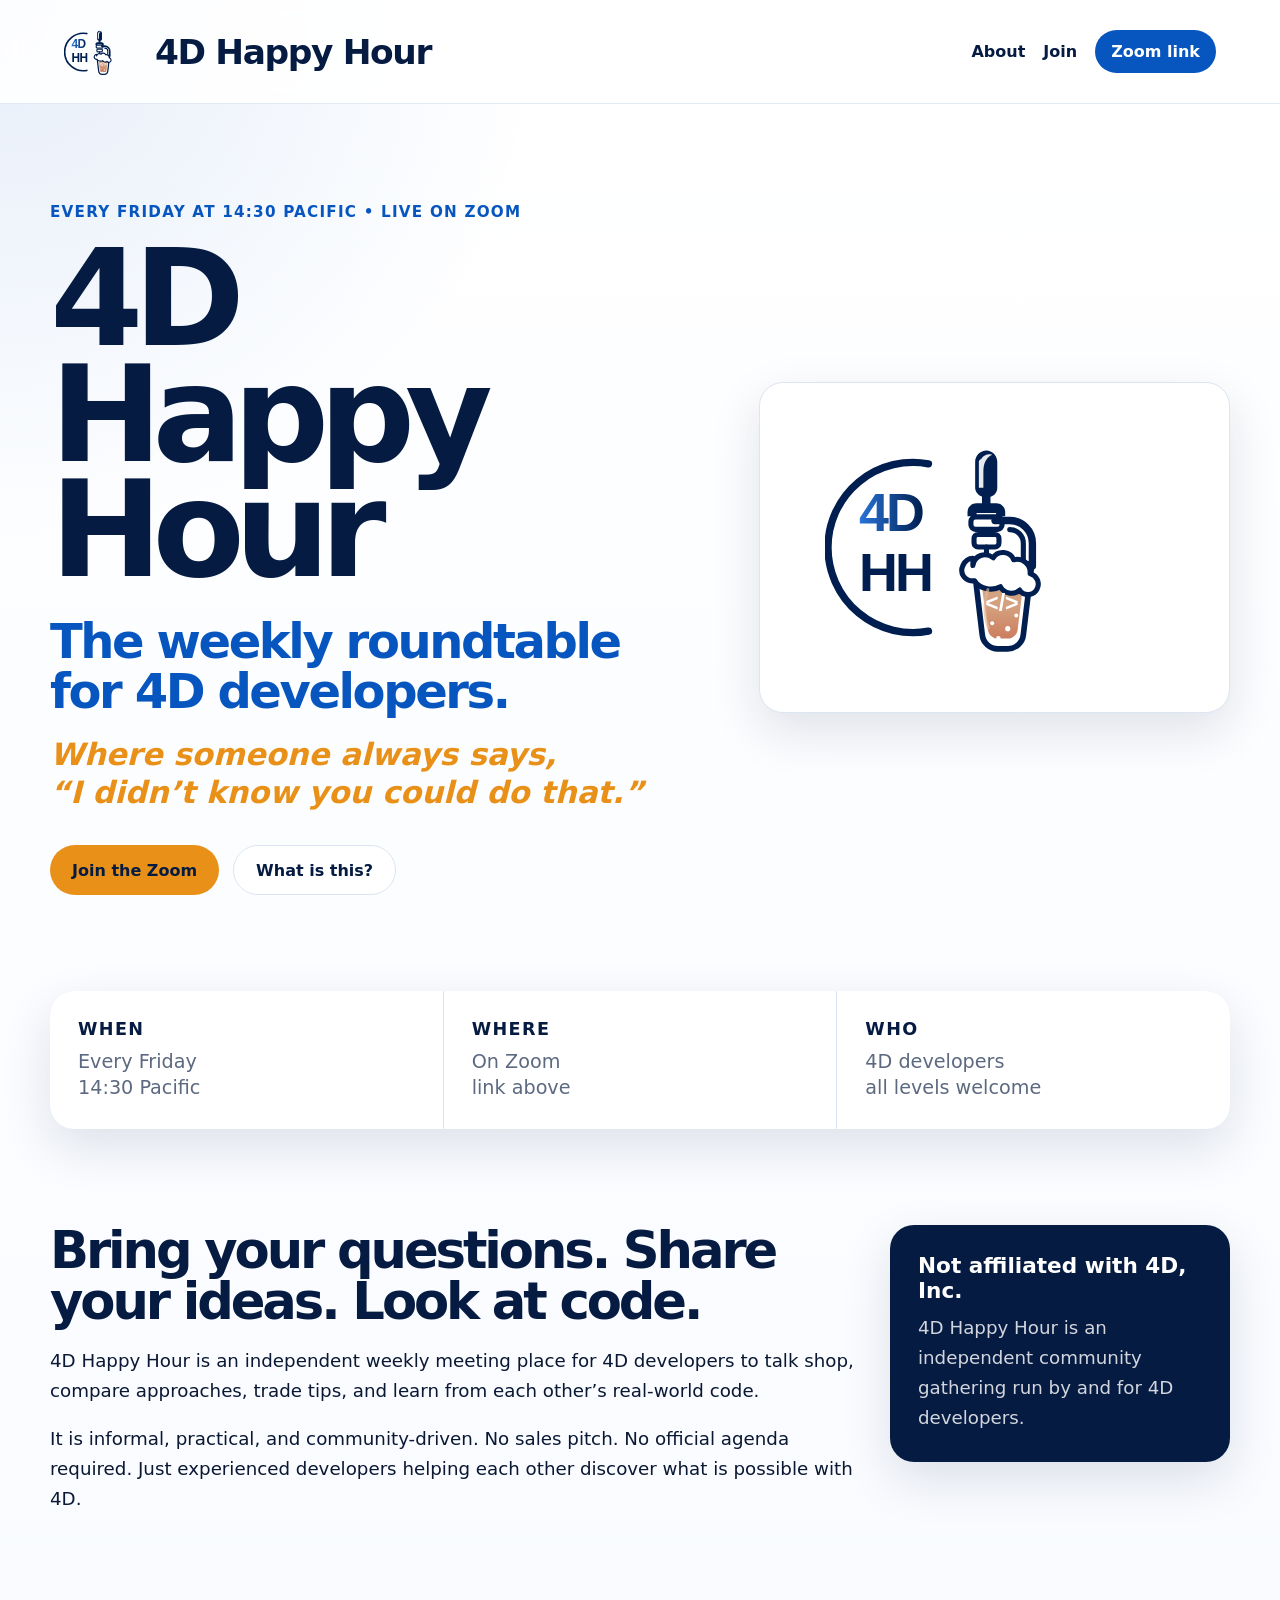
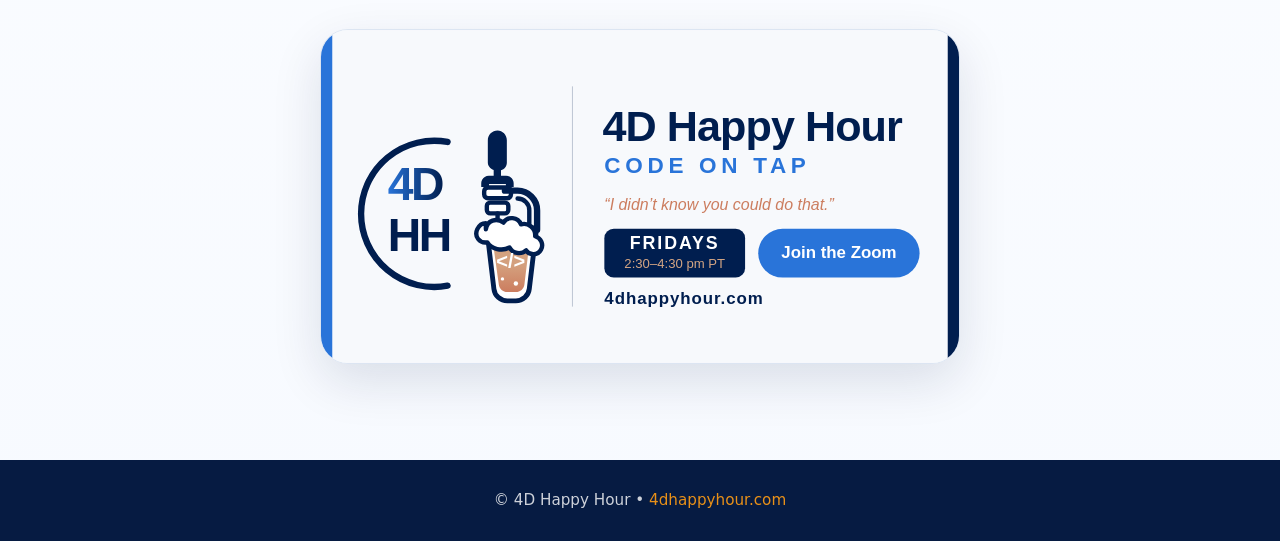
<file: index.html>
<!doctype html>
<html lang="en">
<head>
  <meta charset="utf-8">
  <meta name="viewport" content="width=device-width, initial-scale=1">
  <title>4D Happy Hour</title>
  <meta name="description" content="4D Happy Hour is the weekly roundtable for 4D developers. Every Friday at 14:30 Pacific on Zoom.">
  <meta property="og:title" content="4D Happy Hour">
  <meta property="og:description" content="The weekly roundtable for 4D developers.">
  <meta property="og:type" content="website">
  <meta property="og:url" content="https://4dhappyhour.com/">
  <meta property="og:image" content="https://4dhappyhour.com/Assets/4dhh-ad-square.png">
  <link rel="icon" href="Assets/4dhh-logo.svg" type="image/svg+xml">
  <link rel="stylesheet" href="styles.css">
</head>
<body>
  <header class="site-header">
    <a class="brand" href="#top" aria-label="4D Happy Hour home">
      <img src="Assets/4dhh-logo.svg" alt="4DHH logo" width="75" height="75">
      <span>4D Happy Hour</span>
    </a>
    <nav aria-label="Main navigation">
      <a href="#about">About</a>
      <a href="#join">Join</a>
      <a class="nav-cta" href="#zoom">Zoom link</a>
    </nav>
  </header>

  <main id="top">
    <section class="hero">
      <div class="hero-copy">
        <p class="eyebrow">Every Friday at 14:30 Pacific • Live on Zoom</p>
        <h1>4D Happy Hour</h1>
        <p class="lede">The weekly roundtable for 4D developers.</p>
        <p class="quote">Where someone always says,<br/>“I didn’t know you could do that.”</p>
        <div class="hero-actions">
          <a class="button primary" href="https://us02web.zoom.us/j/83731433887?pwd=mNvrDpaA9qquD5xijFd3pZhOP3jrFX.1" id="zoom">Join the Zoom</a>
          <a class="button secondary" href="#about">What is this?</a>
        </div>
      </div>
      <div class="hero-card" aria-label="4D Happy Hour logo">
        <img src="Assets/4dhh-logo.svg" alt="" width="300" height="300">
      </div>
    </section>

    <section class="info-strip" id="join" aria-label="Meeting details">
      <article>
        <strong>When</strong>
        <span>Every Friday<br>14:30 Pacific</span>
      </article>
      <article>
        <strong>Where</strong>
        <span>On Zoom<br>link above</span>
      </article>
      <article>
        <strong>Who</strong>
        <span>4D developers<br>all levels welcome</span>
      </article>
    </section>

    <section class="content-grid" id="about">
      <div>
        <h2>Bring your questions. Share your ideas. Look at code.</h2>
        <p>4D Happy Hour is an independent weekly meeting place for 4D developers to talk shop, compare approaches, trade tips, and learn from each other’s real-world code.</p>
        <p>It is informal, practical, and community-driven. No sales pitch. No official agenda required. Just experienced developers helping each other discover what is possible with 4D.</p>
      </div>
      <aside class="callout">
        <h3>Not affiliated with 4D, Inc.</h3>
        <p>4D Happy Hour is an independent community gathering run by and for 4D developers.</p>
      </aside>
    </section>

    <section class="poster-section" aria-label="Promotional graphic">
      <img src="Assets/4dhh_ad_linkedin.svg" alt="4D Happy Hour promotional poster with Friday Zoom details">
    </section>
  </main>

  <footer>
    <p>© 4D Happy Hour • <a href="https://4dhappyhour.com">4dhappyhour.com</a></p>
  </footer>
</body>
</html>
</file>
<file: styles.css>
:root {
  --blue: #0756bf;
  --navy: #061b42;
  --gold: #e89018;
  --ink: #0a1833;
  --muted: #5c6980;
  --line: #dce5f2;
  --bg: #f7faff;
  --white: #fff;
  --radius: 24px;
  --shadow: 0 18px 50px rgba(6, 27, 66, .12);
}

* { box-sizing: border-box; }
html { scroll-behavior: smooth; }
body {
  margin: 0;
  font-family: Inter, ui-sans-serif, system-ui, -apple-system, BlinkMacSystemFont, "Segoe UI", sans-serif;
  color: var(--ink);
  background:
    radial-gradient(circle at top left, rgba(7, 86, 191, .10), transparent 34rem),
    linear-gradient(180deg, #fff 0%, var(--bg) 100%);
}

a { color: var(--blue); text-decoration: none; }
a:hover { text-decoration: underline; }

.site-header {
  min-height: 96px;
  padding: 14px clamp(20px, 5vw, 72px);
  display: flex;
  align-items: center;
  justify-content: space-between;
  gap: 28px;
  background: rgba(255, 255, 255, .88);
  backdrop-filter: blur(10px);
  border-bottom: 1px solid rgba(220, 229, 242, .8);
  position: sticky;
  top: 0;
  z-index: 10;
}

.brand {
  display: flex;
  align-items: center;
  gap: 16px;
  color: var(--navy);
  font-weight: 800;
  font-size: clamp(1.4rem, 3vw, 2.15rem);
  letter-spacing: -.04em;
}
.brand:hover { text-decoration: none; }
.brand img { display: block; width: 75px; height: 75px; object-fit: contain; }

nav { display: flex; gap: 18px; align-items: center; font-weight: 700; }
nav a { color: var(--navy); }
.nav-cta {
  color: var(--white);
  background: var(--blue);
  padding: .72rem 1rem;
  border-radius: 999px;
}
.nav-cta:hover { color: var(--white); text-decoration: none; background: var(--navy); }

main { width: min(1180px, calc(100% - 40px)); margin: 0 auto; }

.hero {
  min-height: 620px;
  display: grid;
  grid-template-columns: 1.15fr .85fr;
  align-items: center;
  gap: clamp(28px, 6vw, 72px);
  padding: clamp(48px, 8vw, 96px) 0;
}

.eyebrow {
  margin: 0 0 16px;
  color: var(--blue);
  font-weight: 800;
  text-transform: uppercase;
  letter-spacing: .08em;
  font-size: .95rem;
}

h1 {
  margin: 0;
  color: var(--navy);
  font-size: clamp(4rem, 11vw, 8.4rem);
  line-height: .86;
  letter-spacing: -.075em;
}

.lede {
  margin: 28px 0 0;
  color: var(--blue);
  font-size: clamp(1.6rem, 4vw, 3rem);
  line-height: 1.05;
  font-weight: 800;
  letter-spacing: -.05em;
}

.quote {
  margin: 18px 0 0;
  color: var(--gold);
  font-size: clamp(1.25rem, 2.4vw, 2rem);
  font-style: italic;
  line-height: 1.25;
  font-weight: 650;
}

.hero-actions { display: flex; flex-wrap: wrap; gap: 14px; margin-top: 34px; }
.button {
  display: inline-flex;
  align-items: center;
  justify-content: center;
  min-height: 50px;
  padding: 0 22px;
  border-radius: 999px;
  font-weight: 800;
}
.button:hover { text-decoration: none; transform: translateY(-1px); }
.primary { background: var(--gold); color: var(--navy); }
.secondary { background: var(--white); color: var(--navy); border: 1px solid var(--line); }

.hero-card {
  background: var(--white);
  border: 1px solid var(--line);
  border-radius: var(--radius);
  box-shadow: var(--shadow);
  padding: clamp(28px, 4vw, 52px);
  display: grid;
  place-items: center;
}
.hero-card img { width: min(100%, 340px); height: auto; }

.info-strip {
  display: grid;
  grid-template-columns: repeat(3, 1fr);
  gap: 1px;
  overflow: hidden;
  border-radius: var(--radius);
  box-shadow: var(--shadow);
  background: var(--line);
  margin-bottom: clamp(48px, 8vw, 96px);
}
.info-strip article {
  background: var(--white);
  padding: 28px;
  display: grid;
  gap: 10px;
}
.info-strip strong {
  color: var(--navy);
  font-size: 1.1rem;
  text-transform: uppercase;
  letter-spacing: .08em;
}
.info-strip span { color: var(--muted); font-size: 1.2rem; line-height: 1.35; }

.content-grid {
  display: grid;
  grid-template-columns: 1fr 340px;
  gap: 28px;
  align-items: start;
  margin-bottom: clamp(48px, 8vw, 96px);
}
h2 {
  margin: 0 0 18px;
  color: var(--navy);
  font-size: clamp(2rem, 4vw, 3.5rem);
  line-height: 1;
  letter-spacing: -.06em;
}
p { font-size: 1.14rem; line-height: 1.65; }
.callout {
  background: var(--navy);
  color: var(--white);
  border-radius: var(--radius);
  padding: 28px;
  box-shadow: var(--shadow);
}
.callout h3 { margin: 0 0 10px; font-size: 1.35rem; }
.callout p { margin: 0; color: rgba(255,255,255,.82); }

.poster-section {
  display: grid;
  place-items: center;
  padding-bottom: clamp(56px, 8vw, 96px);
}
.poster-section img {
  width: min(100%, 640px);
  height: auto;
  border-radius: 28px;
  box-shadow: var(--shadow);
  border: 1px solid var(--line);
}

footer {
  background: var(--navy);
  color: rgba(255,255,255,.8);
  padding: 28px;
  text-align: center;
}
footer p { margin: 0; font-size: .95rem; }
footer a { color: var(--gold); }

@media (max-width: 820px) {
  .site-header { position: static; align-items: flex-start; flex-direction: column; }
  nav { width: 100%; justify-content: space-between; }
  .hero, .content-grid { grid-template-columns: 1fr; }
  .hero { min-height: auto; }
  .hero-card { order: -1; }
  .info-strip { grid-template-columns: 1fr; }
}

@media (max-width: 520px) {
  main { width: min(100% - 28px, 1180px); }
  nav { gap: 10px; font-size: .92rem; }
  .brand span { max-width: 9ch; line-height: .95; }
  h1 { font-size: 4.25rem; }
}
</file>
